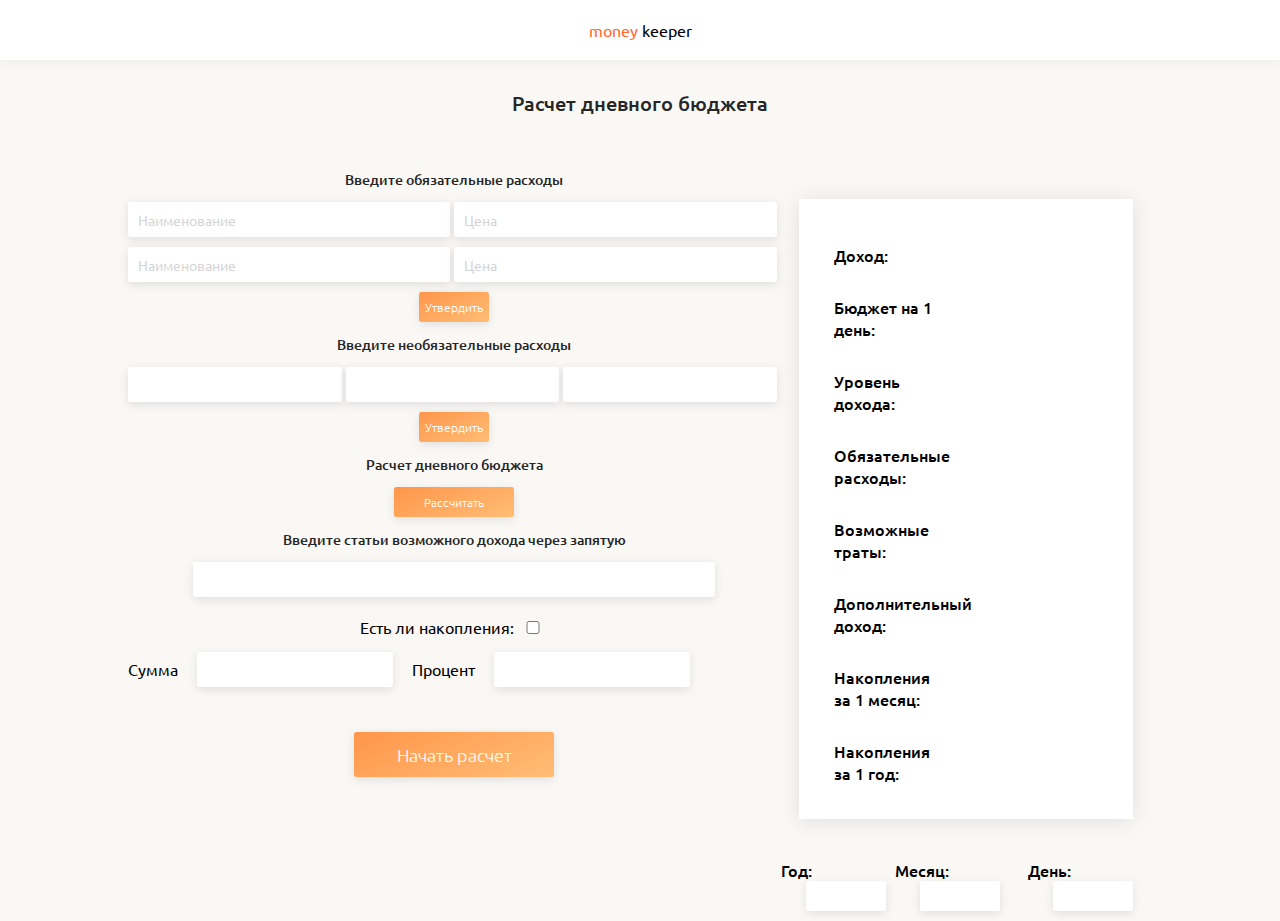
<file: index.html>
<!DOCTYPE html>
<html lang="en">
<head>
    <meta charset="UTF-8">
    <meta name="viewport" content="width=device-width, initial-scale=1.0">
    <meta http-equiv="X-UA-Compatible" content="ie=edge">
    <title>Document</title>
    <link href="https://fonts.googleapis.com/css?family=Ubuntu:300,400,500,700&amp;subset=cyrillic" rel="stylesheet">
    <link rel="stylesheet" href="css/style.css">
</head>
<body>
<div class="app">
    <div class="logo">
        <span>money</span>
        keeper
    </div>
    <div class="title">
        Расчет дневного бюджета
    </div>
    <div class="main">
        <div class="data">
            <div class="choose-expenses">Введите обязательные расходы</div>
            <input class="expenses-item" type="text" id="expenses_1" placeholder="Наименование">
			<input class="expenses-item" type="text" id="expenses_2" placeholder="Цена">
			<input class="expenses-item" type="text" id="expenses_3" placeholder="Наименование">
			<input class="expenses-item" type="text" id="expenses_4" placeholder="Цена">
            <button class="expenses-item-btn">Утвердить</button>
            
            <div class="optionalexpenses">Введите необязательные расходы</div>
			<input class="optionalexpenses-item" type="text" id="optionalexpenses_1">
			<input class="optionalexpenses-item" type="text" id="optionalexpenses_2">
			<input class="optionalexpenses-item" type="text" id="optionalexpenses_3">
            <button class="optionalexpenses-btn">Утвердить</button>
            
            <div class="count-budget">Расчет дневного бюджета</div>
            <button class="count-budget-btn">Рассчитать</button>
            
            <div class="choose-income-label">Введите статьи возможного дохода через запятую</div>
            <input class="choose-income" type="text" id="income">
            
            <div class="checksavings">Есть ли накопления: 
                <input id="savings" type="checkbox" />
            </div>
            <label for="sum">Сумма</label>
			<input class="choose-sum" id="sum" type="text">
			<label for="percent">Процент</label>
            <input class="choose-percent" id="percent" type="text">
            
            <div class="open">
                <button class="start" id="start">Начать расчет</button>
            </div>
        </div>
        <div class="result">
            <div class="result-table">
                <div class="budget">Доход: </div>
                <div class="budget-value"></div>
    
                <div class="daybudget">Бюджет на 1 день: </div>
                <div class="daybudget-value"></div>
    
                <div class="level">Уровень дохода: </div>
                <div class="level-value"></div>
    
                <div class="expenses">Обязательные расходы: </div>
                <div class="expenses-value"></div>
    
                <div class="optionalexpenses">Возможные траты: </div>
                <div class="optionalexpenses-value"></div>
    
                <div class="income">Дополнительный доход: </div>
                <div class="income-value"></div>
    
                <div class="monthsavings">Накопления за 1 месяц:</div>
                <div class="monthsavings-value"></div>
    
                <div class="yearsavings">Накопления за 1 год:</div>
                <div class="yearsavings-value"></div>
            </div>
            <div class="time-data">
                <div class="year">
                    Год:
                    <input class="year-value" type="text" readonly>
                </div>
                <div class="month">
                    Месяц:
                    <input class="month-value" type="text" readonly>
                </div>
                <div class="day">
                    День:
                    <input class="day-value" type="text" readonly>
                </div>
            </div>
        </div>
    </div>
</div>
    <script src="js/main.js"></script>
</body>
</html>
</file>
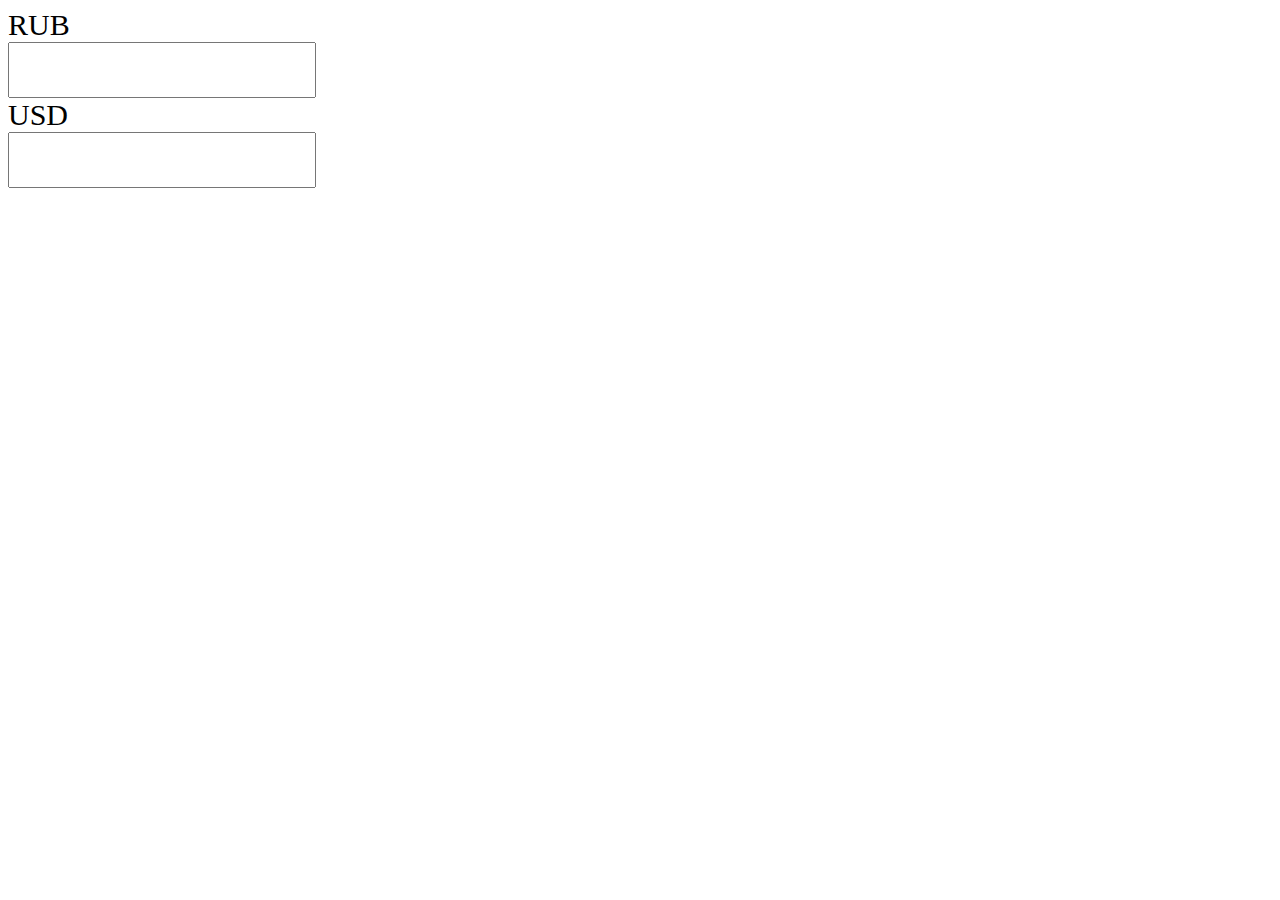
<file: currency/index.html>
<!DOCTYPE html>
<html lang="en">
<head>
    <meta charset="UTF-8">
    <meta name="viewport" content="width=device-width, initial-scale=1.0">
    <meta http-equiv="X-UA-Compatible" content="ie=edge">
    <title>Calc</title>
    <style>
        label {
            display: block;
            font-size: 30px;
        }
        input {
            width: 300px;
            height: 50px;
            font-size: 30px;
        }
    </style>
</head>
<body>
    <label for="rub">RUB</label>
    <input id="rub" type="text">
    <label for="usd">USD</label>
    <input id="usd" type="text">
    <script src="js/script.js"></script>
</body>
</html>
</file>
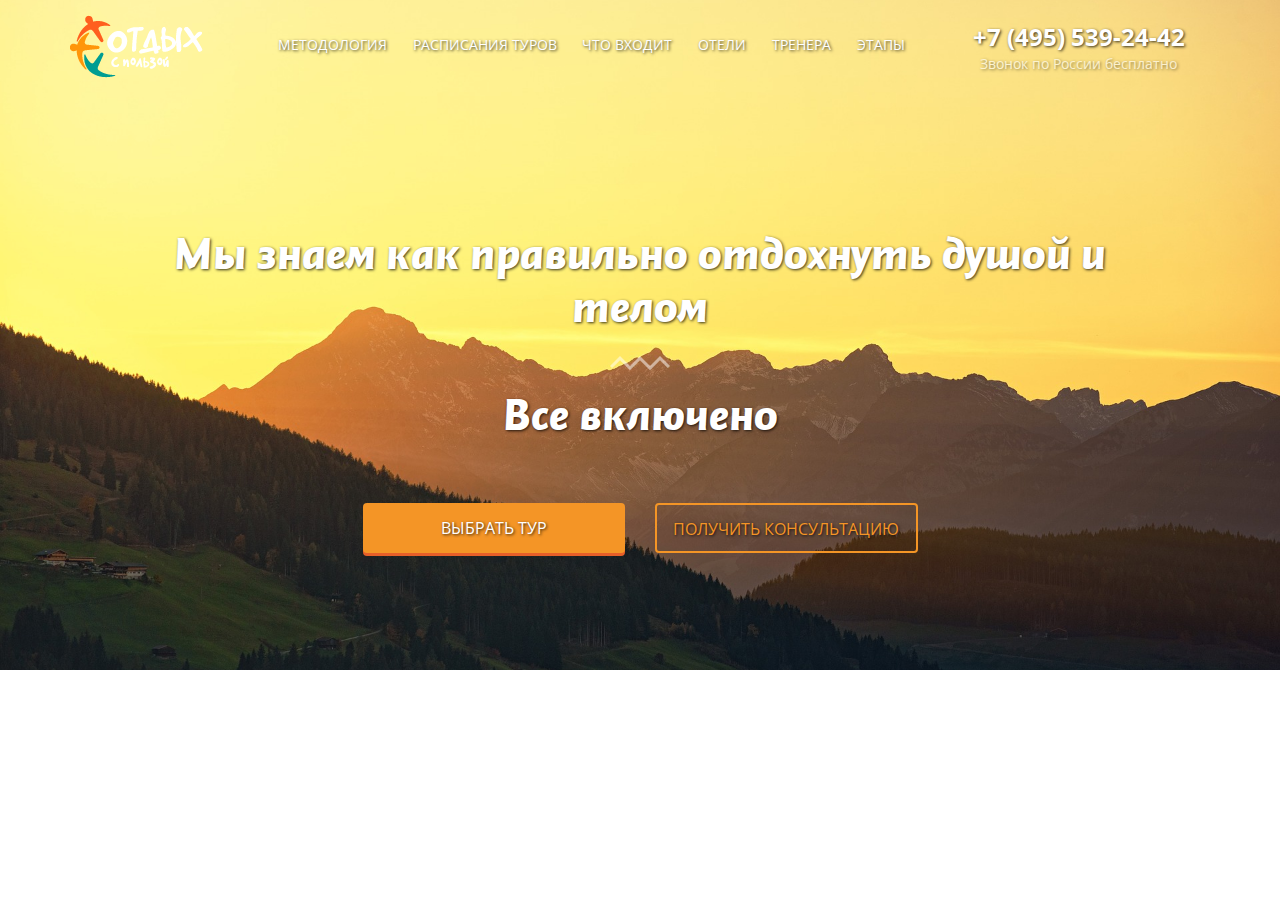
<file: homework/index.html>
<!DOCTYPE html>
<html lang="en">
<head>
	<meta charset="UTF-8">
  <meta charset="utf-8">
  <meta http-equiv="X-UA-Compatible" content="IE=edge">
  <meta name="viewport" content="width=device-width, initial-scale=1">
	<title>Tour</title>
</head>
<body>
	
	<!-- Modals -->
<div class="modal">      
        <button type="button" class="close" data-dismiss="modal" aria-label="Close"><span aria-hidden="true">&times;</span></button>
        <div class="modal_contact">
          <h3>Заполните форму и мы свяжемся с вами</h3>
          <div class="form">
              <form action="#" class="form-inline contactform_select">
                <div class="input-group">
                  <div class="input-group-addon"><i class="fa fa-user " aria-hidden="true"></i>
                  </div>
                  <input class="contactform_name form-control" type="text" placeholder="Ваше имя" required minlength="2" name="name">
                </div>            
                <div class="input-group">
                  <div class="input-group-addon contactform_phone"><i class="fa fa-phone" aria-hidden="true"></i></div>
                  <input class="contactform_phone form-control" type="text" placeholder="Телефон" required name="phone">
                </div>            
                <div class="input-group">
                  <div class="input-group-addon contactform_mail"><i class="fa fa-envelope" aria-hidden="true" ></i>
                  </div>
                  <input class="contactform_mail form-control" type="email" placeholder="E-mail"  required name="mail">
                </div>
                <textarea cols="30" rows="3" placeholder="Сообщение" name="message"></textarea>
                <div class="police center-block">
                    <div class="center-block text-center">
                      <input class="checkbox" type="checkbox" required>
                      <p class="text-center">Я согласен с политикой конфидециальности</p>
                    </div>
                </div>
                <button type="submit">отправить</button>
              </form>
          </div>
        </div>
</div>

<div class="thanks">
  <p>Спасибо за обращение!<br>Мы свяжемся с Вами в скором времени.</p>
  <button class="back">Вернуться на сайт</button>
</div>
<div class="overlay">
</div>
    <!-- content --> 
    <div class="main">
      <div class="main_mobmenu">
                  <i class="fa fa-bars main_mobmenu_triger " aria-hidden="true"></i>
      </div>
      <div class="main_mobmenu_field">
        <div class="main_mobmenu_field_list">
          <ul>
            <li><a href="#about">методология</a></li>
            <li><a href="#sheldure">расписания туров</a></li>
            <li><a href="#include">что входит</a></li>
          </ul>
        </div>
        <div class="main_mobmenu_field_list">
          <ul>
            <li><a href="#hotels">отели</a></li>
            <li><a href="#personal">тренера</a></li>
            <li><a href="#steps">этапы</a></li>
          </ul>
        </div>
      </div>

      <div class="container">
        <a id="up"></a>
        <div class="row">




          <div class="col-sm-2 col-sm-offset-0 col-xs-4 col-xs-offset-1 main_logo ">
            <img src="icons/main-logo.png" alt="logo">
          </div>
          <div class="col-sm-7 main_nav">
            <nav>
              <ul>
                <li><a href="#about">методология</a></li>
                <li><a href="#sheldure">расписания туров</a></li>
                <li><a href="#include">что входит</a></li>
                <li><a href="#hotels">отели</a></li>
                <li><a href="#personal">тренера</a></li>
                <li><a href="#steps">этапы</a></li>
              </ul>
            </nav>
          </div>
          <div class="col-sm-3 col-sm-offset-0 col-xs-5 col-xs-offset-2 main_tel text-center">
            <p class="main_tel_phone"><span>+7 (495) 539-24-42</span></p>
            <p class="main_tel_title">Звонок по России бесплатно</p>
          </div>
        </div>
        <h1 class="main_title text-center">Мы знаем как правильно отдохнуть душой и телом</h1>
        <img src="icons/wawe.png" class="main_wawe center-block" alt="wawe">
        <h2 class="text-center wow pulse" data-wow-duration="2s" data-wow-iteration="2">Все включено</h2>
        <div class="row">
          <div class="col-sm-offset-3 col-sm-3">
            <a href="#tour"><div class="main_btna text-center">выбрать тур</div></a>
          </div>
          <div class="col-sm-3">
            <div class="main_btn text-center contact" ><span>получить</span> консультацию</div>
          </div>
        </div>
          <div class="text-center main_down">
            <i class="fa fa-angle-down fa-3x" aria-hidden="true"></i>
          </div>
      </div>
    </div>

    <link rel="stylesheet" href="css/bootstrap.min.css">
    <link rel="stylesheet" href="css/animate.css">
    <link href="https://fonts.googleapis.com/css?family=Open+Sans:400,700&amp;subset=cyrillic" rel="stylesheet">
    <link rel="stylesheet" href="css/style.css">
    <script src="https://ajax.googleapis.com/ajax/libs/jquery/3.4.0/jquery.min.js"></script>
    <script src="js/script.js"></script>
</body>
</html>
</file>
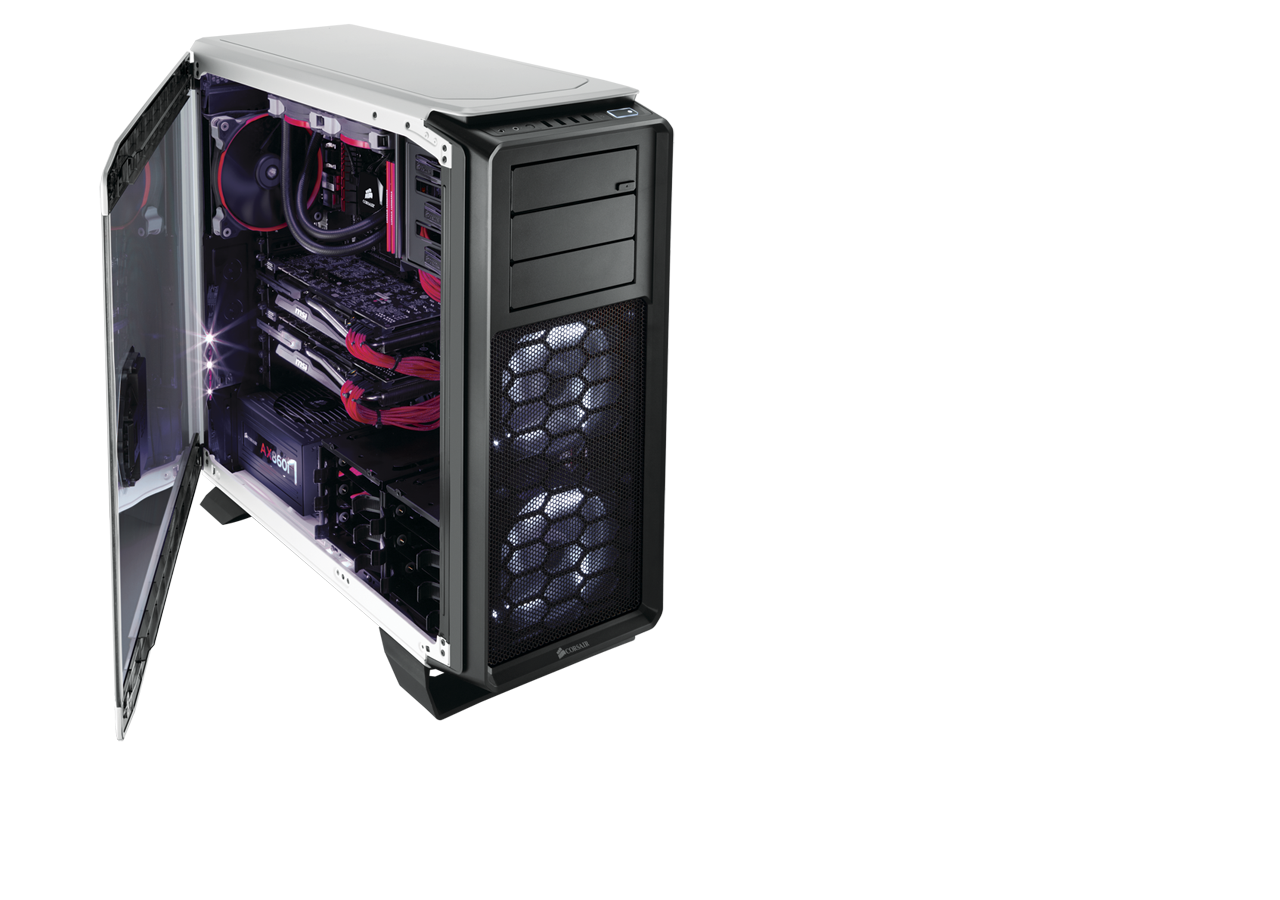
<file: stoyki/index.html>
<!doctype html>
<html lang="ru">
<head>
    <meta charset="UTF-8">
    <meta name="viewport" content="width=device-width, user-scalable=no, initial-scale=1.0, maximum-scale=1.0, minimum-scale=1.0">
    <meta http-equiv="X-UA-Compatible" content="ie=edge">
    <title>Stoyki</title>
	<link rel="stylesheet" href="main.css">
    
</head>
<body>
    
    
    <img src="img/tested_pc.png" alt="pc" width="750" height="750" usemap="#comp" id="comp">
    <map name="comp">
        <area shape="circle" coords="141,310,45" href="#" alt="" target="_blank"> 
        <!--<area shape="poly" coords="191,13,240,98,143,98,191,13" href="#" alt="" target="_blank"> -->
        <area shape="circle" coords="263,168,45" href="#" alt="" target="_blank"> 
		<area shape="circle" coords="263,420,45" href="#" alt="" target="_blank"> 
        <area shape="circle" coords="325,320,45" href="#" alt="" target="_blank"> 
        <area shape="rect" coords="502,161,630,290" href="block_pit.html" alt="" target="_blank"> 
    </map>
	
<script src="https://ajax.googleapis.com/ajax/libs/jquery/3.4.1/jquery.min.js"></script>
<script src="main.js"> </script>

</body>
</html>
</file>
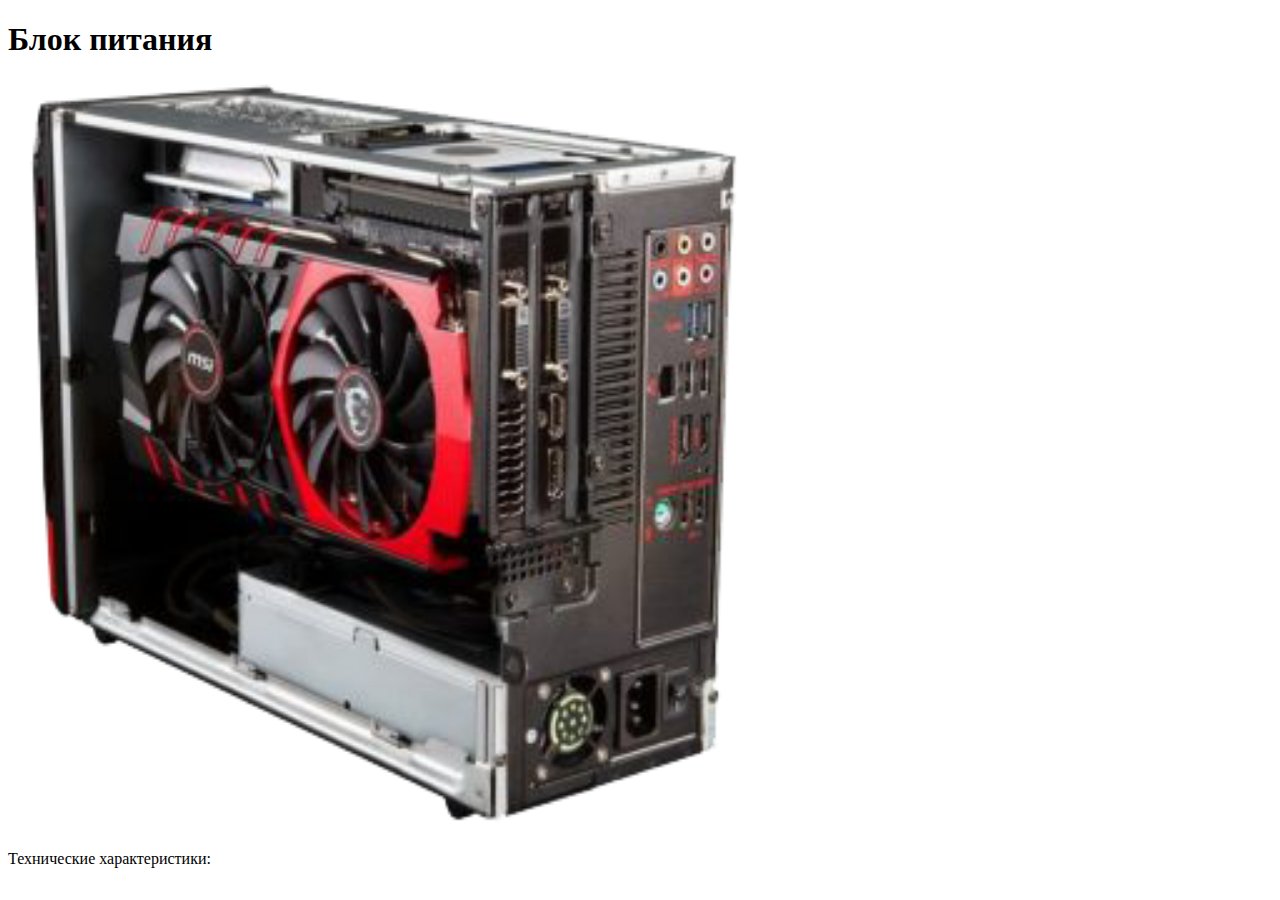
<file: stoyki/block_pit.html>
<!doctype html>
<html lang="ru">
<head>
    <meta charset="UTF-8">
    <meta name="viewport" content="width=device-width, user-scalable=no, initial-scale=1.0, maximum-scale=1.0, minimum-scale=1.0">
    <meta http-equiv="X-UA-Compatible" content="ie=edge">
    <title>Блок питания</title>
	<link rel="stylesheet" href="main.css">
    
</head>
<body>
   
    <h1>Блок питания</h1>
	<img src="img/1.png" alt="pc" width="750" height="750" usemap="#comp" id="comp">
	<p>Технические характеристики:
	
	
	</p>
	
</body>
</html>
</file>
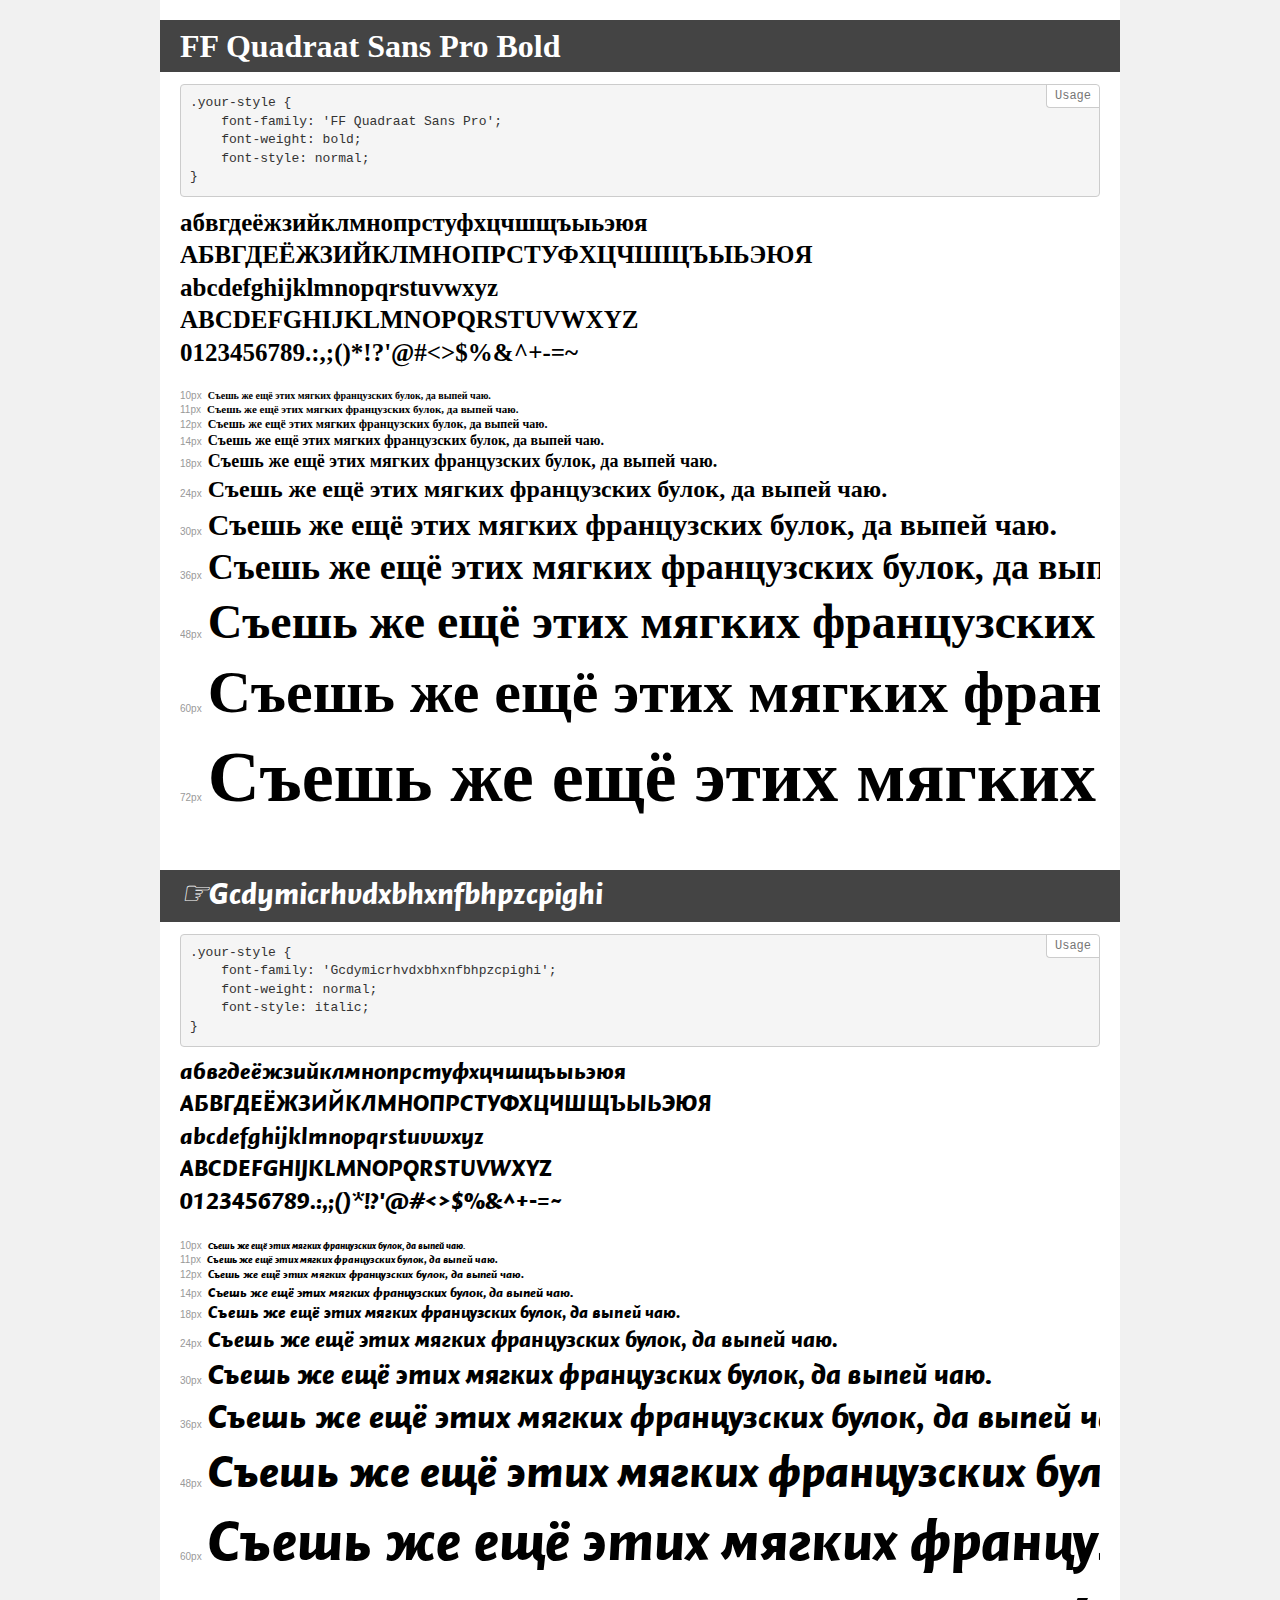
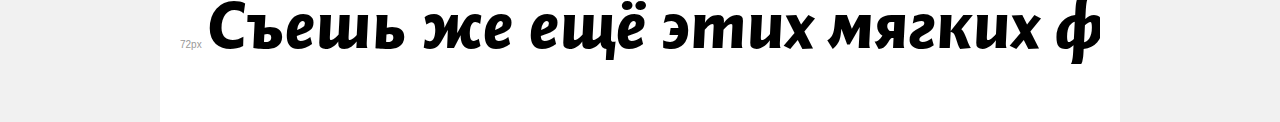
<file: homework/fonts/demo.html>
<!DOCTYPE html>
<html>
<head>
    <meta charset="utf-8">
    <meta http-equiv="X-UA-Compatible" content="IE=edge">
    <meta name="viewport" content="width=device-width, initial-scale=1">
    <meta name="robots" content="noindex, noarchive">
    <title>Transfonter demo</title>
    <link href="stylesheet.css" rel="stylesheet">
    <style>
        /*
        http://meyerweb.com/eric/tools/css/reset/
        v2.0 | 20110126
        License: none (public domain)
        */
        html, body, div, span, applet, object, iframe,
        h1, h2, h3, h4, h5, h6, p, blockquote, pre,
        a, abbr, acronym, address, big, cite, code,
        del, dfn, em, img, ins, kbd, q, s, samp,
        small, strike, strong, sub, sup, tt, var,
        b, u, i, center,
        dl, dt, dd, ol, ul, li,
        fieldset, form, label, legend,
        table, caption, tbody, tfoot, thead, tr, th, td,
        article, aside, canvas, details, embed,
        figure, figcaption, footer, header, hgroup,
        menu, nav, output, ruby, section, summary,
        time, mark, audio, video {
            margin: 0;
            padding: 0;
            border: 0;
            font-size: 100%;
            font: inherit;
            vertical-align: baseline;
        }
        /* HTML5 display-role reset for older browsers */
        article, aside, details, figcaption, figure,
        footer, header, hgroup, menu, nav, section {
            display: block;
        }
        body {
            line-height: 1;
        }
        ol, ul {
            list-style: none;
        }
        blockquote, q {
            quotes: none;
        }
        blockquote:before, blockquote:after,
        q:before, q:after {
            content: '';
            content: none;
        }
        table {
            border-collapse: collapse;
            border-spacing: 0;
        }
        /* common styles */
        body {
            background: #f1f1f1;
            color: #000;
        }
        .page {
            background: #fff;
            width: 920px;
            margin: 0 auto;
            padding: 20px 20px 0 20px;
            overflow: hidden;
        }
        .font-container {
            overflow-x: auto;
            overflow-y: hidden;
            margin-bottom: 40px;
            line-height: 1.3;
            white-space: nowrap;
            padding-bottom: 5px;
        }
        h1 {
            position: relative;
            background: #444;
            font-size: 32px;
            color: #fff;
            padding: 10px 20px;
            margin: 0 -20px 12px -20px;
        }
        .letters {
            font-size: 25px;
            margin-bottom: 20px;
        }
        .s10:before {
            content: '10px';
        }
        .s11:before {
            content: '11px';
        }
        .s12:before {
            content: '12px';
        }
        .s14:before {
            content: '14px';
        }
        .s18:before {
            content: '18px';
        }
        .s24:before {
            content: '24px';
        }
        .s30:before {
            content: '30px';
        }
        .s36:before {
            content: '36px';
        }
        .s48:before {
            content: '48px';
        }
        .s60:before {
            content: '60px';
        }
        .s72:before {
            content: '72px';
        }
        .s10:before, .s11:before, .s12:before, .s14:before,
        .s18:before, .s24:before, .s30:before, .s36:before,
        .s48:before, .s60:before, .s72:before {
            font-family: Arial, sans-serif;
            font-size: 10px;
            font-weight: normal;
            font-style: normal;
            color: #999;
            padding-right: 6px;
        }
        pre {
            display: block;
            position: relative;
            padding: 9px;
            margin: 0 0 10px;
            font-family: Monaco, Menlo, Consolas, "Courier New", monospace !important;
            font-size: 13px;
            line-height: 1.428571429;
            color: #333;
            font-weight: normal !important;
            font-style: normal !important;
            background-color: #f5f5f5;
            border: 1px solid #ccc;
            overflow-x: auto;
            border-radius: 4px;
        }
        pre:after {
            display: block;
            position: absolute;
            right: 0;
            top: 0;
            content: 'Usage';
            line-height: 1;
            padding: 5px 8px;
            font-size: 12px;
            color: #767676;
            background-color: #fff;
            border: 1px solid #ccc;
            border-right: none;
            border-top: none;
            border-radius: 0 4px 0 4px;
            z-index: 10;
        }
        /* responsive */
        @media (max-width: 959px) {
            .page {
                width: auto;
                margin: 0;
            }
        }
    </style>
</head>
<body>
<div class="page">
    <div class="demo" style="font-family: 'FF Quadraat Sans Pro'; font-weight: bold; font-style: normal;">
        <h1>FF Quadraat Sans Pro Bold</h1>
        <pre>.your-style {
    font-family: 'FF Quadraat Sans Pro';
    font-weight: bold;
    font-style: normal;
}</pre>
        <div class="font-container">
            <p class="letters">
                абвгдеёжзийклмнопрстуфхцчшщъыьэюя<br>
АБВГДЕЁЖЗИЙКЛМНОПРСТУФХЦЧШЩЪЫЬЭЮЯ<br>
abcdefghijklmnopqrstuvwxyz<br>
ABCDEFGHIJKLMNOPQRSTUVWXYZ<br>
                0123456789.:,;()*!?'@#<>$%&^+-=~
            </p>
            <p class="s10" style="font-size: 10px;">Съешь же ещё этих мягких французских булок, да выпей чаю.</p>
            <p class="s11" style="font-size: 11px;">Съешь же ещё этих мягких французских булок, да выпей чаю.</p>
            <p class="s12" style="font-size: 12px;">Съешь же ещё этих мягких французских булок, да выпей чаю.</p>
            <p class="s14" style="font-size: 14px;">Съешь же ещё этих мягких французских булок, да выпей чаю.</p>
            <p class="s18" style="font-size: 18px;">Съешь же ещё этих мягких французских булок, да выпей чаю.</p>
            <p class="s24" style="font-size: 24px;">Съешь же ещё этих мягких французских булок, да выпей чаю.</p>
            <p class="s30" style="font-size: 30px;">Съешь же ещё этих мягких французских булок, да выпей чаю.</p>
            <p class="s36" style="font-size: 36px;">Съешь же ещё этих мягких французских булок, да выпей чаю.</p>
            <p class="s48" style="font-size: 48px;">Съешь же ещё этих мягких французских булок, да выпей чаю.</p>
            <p class="s60" style="font-size: 60px;">Съешь же ещё этих мягких французских булок, да выпей чаю.</p>
            <p class="s72" style="font-size: 72px;">Съешь же ещё этих мягких французских булок, да выпей чаю.</p>
        </div>
    </div>
    <div class="demo" style="font-family: 'Gcdymicrhvdxbhxnfbhpzcpighi'; font-weight: normal; font-style: italic;">
        <h1>☞Gcdymicrhvdxbhxnfbhpzcpighi</h1>
        <pre>.your-style {
    font-family: 'Gcdymicrhvdxbhxnfbhpzcpighi';
    font-weight: normal;
    font-style: italic;
}</pre>
        <div class="font-container">
            <p class="letters">
                абвгдеёжзийклмнопрстуфхцчшщъыьэюя<br>
АБВГДЕЁЖЗИЙКЛМНОПРСТУФХЦЧШЩЪЫЬЭЮЯ<br>
abcdefghijklmnopqrstuvwxyz<br>
ABCDEFGHIJKLMNOPQRSTUVWXYZ<br>
                0123456789.:,;()*!?'@#<>$%&^+-=~
            </p>
            <p class="s10" style="font-size: 10px;">Съешь же ещё этих мягких французских булок, да выпей чаю.</p>
            <p class="s11" style="font-size: 11px;">Съешь же ещё этих мягких французских булок, да выпей чаю.</p>
            <p class="s12" style="font-size: 12px;">Съешь же ещё этих мягких французских булок, да выпей чаю.</p>
            <p class="s14" style="font-size: 14px;">Съешь же ещё этих мягких французских булок, да выпей чаю.</p>
            <p class="s18" style="font-size: 18px;">Съешь же ещё этих мягких французских булок, да выпей чаю.</p>
            <p class="s24" style="font-size: 24px;">Съешь же ещё этих мягких французских булок, да выпей чаю.</p>
            <p class="s30" style="font-size: 30px;">Съешь же ещё этих мягких французских булок, да выпей чаю.</p>
            <p class="s36" style="font-size: 36px;">Съешь же ещё этих мягких французских булок, да выпей чаю.</p>
            <p class="s48" style="font-size: 48px;">Съешь же ещё этих мягких французских булок, да выпей чаю.</p>
            <p class="s60" style="font-size: 60px;">Съешь же ещё этих мягких французских булок, да выпей чаю.</p>
            <p class="s72" style="font-size: 72px;">Съешь же ещё этих мягких французских булок, да выпей чаю.</p>
        </div>
    </div>
</div>
</body>
</html>
</file>
<file: css/style.css>
*{box-sizing:border-box;margin:0;padding:0;font-family:Ubuntu;outline:0}a{text-decoration:none}a:visited{text-decoration:none}a:hover{text-decoration:none}a:focus{text-decoration:none}a:active{text-decoration:none}.app{background-color:#faf8f5;min-height:800px}.logo{width:100%;height:60px;line-height:60px;background-color:#fff;box-shadow:0 1.5px 10px 0 rgba(1,0,42,.05);text-align:center}.logo span{color:#ff6a30}.title{width:100%;margin-top:30px;font-weight:500;font-size:20px;color:#262626;text-align:center}.main{display:flex;margin:0 10%;padding-top:40px}.data .choose-expenses,.data .choose-income-label,.data .count-budget,.data .optionalexpenses{margin:13px 0;font-weight:500;font-size:14px;color:#262626;text-align:center}.data .choose-income,.data .choose-percent,.data .choose-sum,.data .expenses-item,.data .optionalexpenses-item{height:35px;width:calc((100%/2) - 4px);border-radius:2.5px;background-color:#fff;box-shadow:0 2.5px 10px 0 rgba(1,0,42,.1);border:none;padding-left:10px;margin-bottom:10px;font-size:14px;color:#a7a7a7}.data .choose-income::-webkit-input-placeholder,.data .choose-percent::-webkit-input-placeholder,.data .choose-sum::-webkit-input-placeholder,.data .expenses-item::-webkit-input-placeholder,.data .optionalexpenses-item::-webkit-input-placeholder{opacity:.3}.data .choose-income:-ms-input-placeholder,.data .choose-percent:-ms-input-placeholder,.data .choose-sum:-ms-input-placeholder,.data .expenses-item:-ms-input-placeholder,.data .optionalexpenses-item:-ms-input-placeholder{opacity:.3}.data .choose-income::-ms-input-placeholder,.data .choose-percent::-ms-input-placeholder,.data .choose-sum::-ms-input-placeholder,.data .expenses-item::-ms-input-placeholder,.data .optionalexpenses-item::-ms-input-placeholder{opacity:.3}.data .choose-income::placeholder,.data .choose-percent::placeholder,.data .choose-sum::placeholder,.data .expenses-item::placeholder,.data .optionalexpenses-item::placeholder{opacity:.3}.data .count-budget-btn,.data .expenses-item-btn,.data .optionalexpenses-btn{width:70px;height:30px;display:block;margin:0 auto;border:none;border-radius:2.5px;background-image:linear-gradient(336deg,#ffbd75,#ff964b),linear-gradient(#fff,#fff);box-shadow:0 2.5px 10px 0 rgba(1,0,42,.1);color:#fff;font-weight:100;font-size:12px;cursor:pointer}.data .optionalexpenses-item{width:calc((100%/3) - 4px)}.data .count-budget-btn{width:120px}.data .choose-income{display:block;width:80%;margin:0 auto}.data .checksavings{margin:0 auto;margin-top:20px;text-align:center}.data .checksavings input{width:30px}.data .choose-percent,.data .choose-sum{width:30%;margin:15px}.data .start{width:70px;height:30px;display:block;margin:0 auto;border:none;border-radius:2.5px;background-image:linear-gradient(336deg,#ffbd75,#ff964b),linear-gradient(#fff,#fff);box-shadow:0 2.5px 10px 0 rgba(1,0,42,.1);color:#fff;font-weight:100;font-size:12px;cursor:pointer;width:200px;height:45px;margin-top:30px;font-size:18px;font-weight:100}.result{width:50%}.result-table{display:flex;flex-wrap:wrap;justify-content:space-between;width:90%;min-height:400px;margin:0 auto;margin-top:42px;padding:25px;background-color:#fff;box-shadow:0 1.5px 20px 0 rgba(1,0,42,.1)}.result-table .budget,.result-table .budget-value,.result-table .daybudget,.result-table .daybudget-value,.result-table .expenses,.result-table .expenses-value,.result-table .income,.result-table .income-value,.result-table .level,.result-table .level-value,.result-table .monthsavings,.result-table .monthsavings-value,.result-table .optionalexpenses,.result-table .optionalexpenses-value,.result-table .yearsavings,.result-table .yearsavings-value{width:48%;margin-top:10px;min-height:40px;padding:10px;font-weight:500}.result-table .budget-value,.result-table .daybudget-value,.result-table .expenses-value,.result-table .income-value,.result-table .level-value,.result-table .monthsavings-value,.result-table .optionalexpenses-value,.result-table .yearsavings-value{color:#61a654;word-break:break-word}.result .time-data{width:100%;margin:0 auto;display:flex;justify-content:space-around;margin-top:40px}.result .time-data .day,.result .time-data .month,.result .time-data .year{font-size:16px;font-weight:500}.result .time-data .day-value,.result .time-data .month-value,.result .time-data .year-value{height:35px;width:calc((100%/2) - 4px);border-radius:2.5px;background-color:#fff;box-shadow:0 2.5px 10px 0 rgba(1,0,42,.1);border:none;padding-left:10px;margin-bottom:10px;font-size:14px;color:#a7a7a7;width:80px;height:30px;margin-left:25px}
</file>
<file: homework/css/style.css>
@font-face{font-family:'Header';src:url('../fonts/Gcdymicrhvdxbhxnfbhpzcpighi.eot');src:url('../fonts/Gcdymicrhvdxbhxnfbhpzcpighi.eot?#iefix') format('embedded-opentype'),url('../fonts/Gcdymicrhvdxbhxnfbhpzcpighi.woff2') format('woff2'),url('../fonts/Gcdymicrhvdxbhxnfbhpzcpighi.woff') format('woff'),url('../fonts/Gcdymicrhvdxbhxnfbhpzcpighi.ttf') format('truetype'),url('../fonts/Gcdymicrhvdxbhxnfbhpzcpighi.svg#Gcdymicrhvdxbhxnfbhpzcpighi') format('svg');font-weight:normal;font-style:italic}body{font-family:'Open Sans',sans-serif}body h1,body h2{font-family:"Header"}.bold{font-weight:700}@-webkit-keyframes up{from{margin-top:5rem}33%{margin-top:3rem}66%{margin-top:8rem}to{margin-top:5rem}}@keyframes up{from{margin-top:5rem}33%{margin-top:3rem}66%{margin-top:8rem}to{margin-top:5rem}}html{font-size:10px}body{margin:0;padding:0}a{color:inherit;text-decoration:none}a:visited{text-decoration:none;color:inherit}a:hover{text-decoration:none;color:inherit}a:focus{text-decoration:none;color:inherit}a:active{text-decoration:none;color:inherit}.main{width:100%;height:67rem;background:url(../img/main-bg.jpg) center center no-repeat;background-size:cover;padding-top:1rem;text-shadow:1px 1px 3px rgba(0,0,0,0.8)}.main_mobmenu{display:none}.main_mobmenu_field{display:none}.main_logo{height:7rem;line-height:7rem}.main_nav{height:7rem;line-height:7rem}.main_nav nav>ul{list-style-type:none;display:-webkit-box;display:-webkit-flex;display:-ms-flexbox;display:flex;-webkit-justify-content:space-around;-ms-flex-pack:distribute;justify-content:space-around;-webkit-box-align:center;-webkit-align-items:center;-ms-flex-align:center;align-items:center;padding:0;margin:0}.main_nav nav>ul li{text-transform:uppercase;color:#fff;font-size:1.4rem}.main_nav nav>ul li a{padding:.5rem}.main_nav nav>ul li a:hover{background-color:#000;border-radius:5px}.main_tel_phone{font-weight:700;font-size:2.4rem;margin:0;padding-top:1rem;color:#fff}.main_tel_phone span{display:block}.main_tel_title{margin:0;color:#fff;opacity:.6}.main_title{margin-top:15rem;padding:0 5% 0 5%;color:#fff;font-size:4.8rem}.main_wawe{margin-top:2rem}.main h2{margin-top:2rem;padding:0 10% 0 10%;color:#fff;font-size:4.8rem}.main_btna{margin-top:5rem;width:100%;height:5rem;line-height:5rem;border-radius:4px;background-color:#f49526;text-transform:uppercase;font-size:1.6rem;color:#fff;cursor:pointer;box-shadow:0 3px 0 0 #e75f28}.main_btna:hover{box-shadow:0 0 5px #fff}.main_btn{margin-top:5rem;width:100%;height:5rem;line-height:4.9rem;border:2px solid #f49526;border-radius:4px;background-color:none;text-transform:uppercase;font-size:1.6rem;color:#f49526;cursor:pointer}.main_btn:hover{box-shadow:0 0 5px #f49526}.main_down{color:#fff}.main_down i{margin-top:5rem;opacity:.6;-webkit-animation:up 2s infinite linear;animation:up 2s infinite linear}.rest{padding-top:8rem;text-shadow:none}.rest_title_1,.rest_title_2,.rest_title_3{height:5rem;color:#f49526;font-size:4rem;line-height:4.9rem;font-family:"Header"}.rest_title_2 img{width:100%}.rest_mobile{display:none}.rest_descr{margin-top:5rem}.rest_descr p{font-size:3.2rem;color:#abb7b7;line-height:3.4rem}.rest_descr p span{font-size:1.6rem}.rest_result{margin-top:5rem}.rest_result_img{padding-top:1.2rem;float:left;height:15rem;width:10rem}.rest_result_list{padding-top:.8rem}.rest_result_list ul{list-style-image:url(../icons/oks.png);font-size:1.6rem}.rest_result_list ul li{line-height:2.4rem;font-weight:700}.rest_bg{margin-top:1rem;padding-top:2rem;background-color:#f5f5f5}.rest .blue{color:#1d9c91}.rest_prev{height:30rem;margin-top:6rem}.rest_prev_img{height:15rem;width:100%}.rest_prev_img_1{background:url(../img/preview_1.png) center center no-repeat}.rest_prev_img_2{background:url(../img/preview_2.png) center center no-repeat}.rest_prev_img_3{background:url(../img/preview_3.png) center center no-repeat}.rest_prev p{height:8rem;margin-top:3rem;font-size:1.6rem}.tour{padding-top:3rem}.tour h1{font-size:4.8rem;font-weight:700;text-align:center}.tour_big{height:50rem;margin-top:4rem;background:url(../img/points_1.jpg) center center no-repeat;background-size:cover}.tour_big_1{background:url(../img/points_6.jpg) center center no-repeat;background-size:cover}.tour_big_price{width:50%;height:8rem;float:left;position:absolute;bottom:0;padding-left:1rem;color:#fff}.tour_big_price h3{font-size:3rem;margin:0}.tour_big_price p{margin:0;font-size:3.2rem;font-weight:700}.tour_big_date{width:50%;height:8rem;right:3rem;position:absolute;bottom:0;padding-left:2rem;color:#fff;text-align:right;padding-top:1rem}.tour_big_date p{font-size:1.4rem}.tour_big_date_btn{width:11rem;height:3rem;border-radius:4px;background-color:#1d9c91;position:absolute;right:0;text-align:center;line-height:2.8rem;cursor:pointer;-webkit-transition:all .2s;transition:all .2s}.tour_big_date_btn:hover{-webkit-transform:scale(1.05);-ms-transform:scale(1.05);transform:scale(1.05)}.tour_small{height:100%;margin-top:4rem}.tour_small .smallr{right:1.5rem}.tour_small_item{width:100%;height:50%;position:relative}.tour_small_item_1{height:24rem;background:url(../img/points_2.jpg) no-repeat;background-size:cover}.tour_small_item_2{height:24rem;margin-top:2rem;background:url(../img/points_3.jpg) no-repeat;background-size:cover}.tour_small_item_3{height:24rem;background:url(../img/points_4.jpg) no-repeat;background-size:cover}.tour_small_item_4{height:24rem;margin-top:2rem;background:url(../img/points_5.jpg) no-repeat;background-size:cover}.tour_btns_sheldure{width:24rem;height:5rem;position:relative;margin:auto;margin-top:4rem;background-color:#f49526;border-radius:4px;text-transform:uppercase;font-size:1.5rem;text-align:center;padding-left:3rem;line-height:5rem;cursor:pointer}.tour_btns_sheldure:hover{box-shadow:0 0 15px #f49526}.tour_btns_sheldure i{position:absolute;left:2rem;top:1.3rem;font-size:2.8rem}.tour_btns_photo{width:24rem;height:5rem;position:relative;margin:auto;margin-top:2rem;margin-bottom:2rem;background-color:#1d9c91;border-radius:4px;text-transform:uppercase;font-size:1.5rem;text-align:center;padding-left:3rem;line-height:5rem;cursor:pointer}.tour_btns_photo:hover{box-shadow:0 0 15px #1d9c91}.tour_btns_photo i{position:absolute;left:5rem;top:1.3rem;font-size:2.8rem}.services{background-size:cover;height:100rem}.services h1{margin-top:30rem;font-weight:700;color:#fff;font-size:5rem;text-shadow:1px 1px 3px rgba(0,0,0,0.8)}.services_layout{width:100%;height:45rem;margin-top:5rem;background-color:rgba(0,0,0,0.7)}.services_layout ul{margin-top:7rem;font-size:2rem;list-style-type:none;color:#fff}.services_layout ul li{margin-bottom:.3rem;line-height:3rem}.services_layout ul i{color:#fae331;margin-right:.5rem}.hotels h1{margin-top:7rem;font-weight:700;font-size:4.5rem}.hotels_item{margin-top:10rem;margin-right:5rem;margin-left:5rem}.hotels_item img{width:37rem;height:30rem;margin:auto;box-shadow:4px 4px 8px rgba(0,0,0,0.5)}.hotels_item h3{font-weight:700}.hotels_item p{font-size:1.7rem}.hotels_item .highlight{color:#f49526;font-size:2rem;text-shadow:1px 1px 3px #f49526}.hotels .slick-slide{outline:none}.hotels .slick-slide:focus{outline:none}.hotels .prev{position:absolute;top:50%;z-index:49;width:4rem;height:4rem;border:0;border-radius:100%;left:0;-webkit-transform:translateY(-50%);-ms-transform:translateY(-50%);transform:translateY(-50%);background:#1d9c91;color:#fff;font-size:1rem;opacity:.6;box-shadow:2px 2px 5px rgba(0,0,0,0.5)}.hotels .prev:focus{outline:none}.hotels .next{position:absolute;top:50%;z-index:49;width:4rem;height:4rem;border:0;border-radius:100%;right:0;-webkit-transform:translateY(-50%);-ms-transform:translateY(-50%);transform:translateY(-50%);background:#1d9c91;color:#fff;font-size:1rem;opacity:.6;box-shadow:2px 2px 5px rgba(0,0,0,0.5)}.hotels .next:focus{outline:none}.result .slick-slide{outline:none}.result .slick-slide:focus{outline:none}.result h1{margin-top:10rem;font-size:4rem;font-weight:700}.result h3{font-size:1.6rem}.result_item{margin-top:5rem}.result_item_img img{margin:0 auto;height:30rem}.result_item_polygon{height:16rem;width:28rem;background:url(../icons/Polygon.png) center center no-repeat;background-size:100%}.result_item_polygon p{margin-top:0;text-align:center;padding:5rem 2rem 0 3.5rem}.result_item_polygon_name{font-size:2rem;margin:0;margin-top:1rem;font-weight:700}.result_item_polygon_pos{font-size:2rem;margin:0;margin-top:1rem;color:#1d9c91;font-weight:700}.result_item_descr{margin-top:4rem}.result_nav{margin-top:1rem}.result_nav_item{width:70%;margin:auto;display:-webkit-box;display:-webkit-flex;display:-ms-flexbox;display:flex;-webkit-justify-content:space-around;-ms-flex-pack:distribute;justify-content:space-around}.result_nav_item img{width:9rem;height:9rem;border-radius:100%;border:1px solid #1d9c91;margin-right:1rem;cursor:pointer}.steps{background-color:#f5f5f5;padding-bottom:7rem}.steps h1{margin-top:7rem;font-size:4rem;font-weight:700}.steps h3{font-size:1.6rem}.steps p{font-size:1.6rem;text-transform:uppercase;margin-top:1rem}.steps_item{margin-top:5rem}.healthytour{height:70rem;background:url(../img/mountains2_bg.jpg) center center no-repeat;background-size:cover}.healthytour h1{margin-top:5rem;font-size:4rem;font-weight:700}.healthytour p{margin-top:3rem}.contactform h1{margin-top:4rem;margin-bottom:4rem;font-size:4rem;font-weight:700}.contactform .form{width:100%}.contactform i{font-size:2rem}.contactform textarea{width:100%;border:none;box-shadow:none;background-color:rgba(0,0,0,0.08);border-radius:4px;font-size:1.6rem;padding:1rem 2rem 1rem 2rem}.contactform textarea:focus{border:none;box-shadow:none;outline:none}.contactform_police{padding:2rem 3rem 2rem 3rem}.contactform_police .checkbox{width:1.8rem;height:1.8rem;margin-right:.5rem;margin-top:-0.3rem;display:inline}.contactform_police .checkbox:focus{border:none;box-shadow:none;outline:none}.contactform_police p{display:inline;font-size:1.2rem;font-weight:700}.contactform button{width:100%;height:3.8rem;background-color:#f49526;border:none;border-radius:4px;text-transform:uppercase;font-size:1.8rem}.contactform button:hover{box-shadow:0 0 10px #f49526}.contactform button:focus{border:none;box-shadow:none;outline:none}.form-inline .form-control{width:100%;height:3.8rem;display:block;margin-bottom:0;border:none;box-shadow:none;background-color:rgba(0,0,0,0.08);font-size:1.6rem}.form-inline .input-group{width:100%;margin-bottom:2rem}.form-inline .input-group .input-group-addon{width:13%;border:none;box-shadow:none;background-color:rgba(0,0,0,0.2)}.form-inline .select{background-color:rgba(29,156,145,0.8);color:#fff}option{height:5rem}.footer{padding-top:3rem;padding-bottom:2rem;background-color:#363636}.footer p{color:#fff}.footer .flex{display:-webkit-box;display:-webkit-flex;display:-ms-flexbox;display:flex;-webkit-justify-content:space-around;-ms-flex-pack:distribute;justify-content:space-around}.footer_social{display:inline-block;margin-top:1.8rem}.footer_rights{margin-top:3rem}.footer_rights a{color:#f49526}.upbtn{position:fixed;width:7rem;height:100vh;z-index:49;bottom:0;display:none}.upbtn a{display:block;height:100vh}.upbtn a .fa{font-size:5rem;margin-top:90vh;display:block;margin-left:2rem;color:#f49526}.upbtn:hover{background-color:rgba(0,0,0,0.2)}.modal{display:none;position:fixed;margin:5rem 30% 0 30%;width:40%;padding-bottom:3rem;z-index:100;box-shadow:0 0 15px #f49526;border-radius:10px;border:1px solid #f49526;background-color:#fff}.modal_contact{width:80%;margin:auto;margin-top:3rem}.modal_contact h3{text-align:center;margin-bottom:4rem;line-height:3rem}.modal_contact .form-inline .form-control{width:100%;height:3.8rem;display:block;margin-bottom:0;border:none;box-shadow:none;background-color:rgba(0,0,0,0.08);font-size:1.6rem}.modal_contact .form-inline .input-group{width:100%;margin-bottom:1rem}.modal_contact .form-inline .input-group .input-group-addon{width:13%;border:none;box-shadow:none;background-color:rgba(0,0,0,0.2)}.modal_contact .form-inline .select{background-color:rgba(29,156,145,0.8);color:#fff}.modal_contact button{width:100%;height:3.8rem;background-color:#f49526;border:none;border-radius:4px;text-transform:uppercase;font-size:1.8rem}.modal_contact button:hover{box-shadow:0 0 10px #f49526}.modal_contact button:focus{outline:none}.modal_contact textarea{width:100%;border:none;box-shadow:none;background-color:rgba(0,0,0,0.08);border-radius:4px;font-size:1.6rem;padding:1rem 2rem 1rem 2rem}.modal_contact textarea:focus{border:none;box-shadow:none;outline:none}.modal_contact .police{padding:1rem 3rem 1rem 3rem}.modal_contact .police .checkbox{width:1.8rem;height:1.8rem;margin-right:.5rem;margin-top:-0.3rem;display:inline}.modal_contact .police .checkbox:focus{border:none;box-shadow:none;outline:none}.modal_contact .police p{display:inline;font-size:1.2rem;font-weight:700}.thanks{display:none;position:fixed;width:30%;background-color:#fff;margin:5rem 35% 0 35%;z-index:100;padding:3rem 3rem 2rem 3rem;box-shadow:0 0 15px #f49526;border-radius:10px;border:1px solid #f49526}.thanks p{text-align:center;font-size:2rem;font-weight:700}.thanks button{width:60%;height:3.8rem;margin:.5rem 20% 0 20%;background-color:#f49526;border:none;border-radius:4px;text-transform:uppercase;font-size:1.55rem;font-weight:700}.thanks button:hover{box-shadow:0 0 10px #f49526}.thanks button:focus{outline:none}.overlay{display:none;width:100%;height:100%;position:fixed;z-index:50;background-color:rgba(0,0,0,0.7)}.close{margin-right:1rem;margin-top:.2rem;color:#000;opacity:1;font-size:3rem}.close:focus{outline:none}@media (max-width:1199px){.main{height:60rem}.main_nav nav>ul>li{font-size:1.2rem}.main_title{margin-top:9rem;font-size:3.5rem}.main h2{font-size:3.5rem}.main_btn{font-size:1.2rem}.rest{padding-top:5rem}.rest_title_1,.rest_title_2,.rest_title_3{font-size:3.2rem}.rest_descr{margin-top:3rem}.rest_descr p{font-size:2.5rem;color:#abb7b7;line-height:3.4rem}.rest_descr p span{font-size:1.3rem}.rest_result{margin-top:3rem}.rest_result_img{height:20rem}.tour h1{font-size:3.5rem}.services h1{font-size:3.5rem}.hotels h1{font-size:3.5rem}.hotels_item{margin-top:7rem}.hotels_item img{width:27rem;height:22rem}.hotels h3{height:4rem}.hotels .next{-webkit-transform:translateY(-100%);-ms-transform:translateY(-100%);transform:translateY(-100%)}.hotels .prev{-webkit-transform:translateY(-100%);-ms-transform:translateY(-100%);transform:translateY(-100%)}.contactform h1{font-size:3.5rem}.contactform_police{padding:1rem 2rem 1rem 2rem}.contactform_police p{font-size:1rem}.healthytour{height:60rem}.healthytour h1{font-size:3.5rem}.healthytour p{font-size:1.4rem}.footer{padding-top:2rem}.footer_social img{margin-top:2rem}.footer_rights{margin-top:5rem}.thanks p{font-size:1.6rem}.thanks button{font-size:1.2rem;margin-top:2rem}}@media (max-width:991px){.main{height:55rem}.main_logo img{height:5rem}.main_nav nav>ul>li{font-size:.9rem}.main_tel_phone{font-size:1.6rem}.main_tel_title{font-size:1.3rem}.main_title{margin-top:7rem;font-size:3.2rem}.main h2{font-size:3.2rem}.main_btn{font-size:1rem;height:4rem;line-height:3.9rem}.main_btna{font-size:1.5rem;height:4rem;line-height:3.9rem}.rest{padding-top:5rem}.rest_title_1,.rest_title_2,.rest_title_3{font-size:2.3rem}.rest_descr{margin-top:2rem}.rest_descr p{font-size:2rem;color:#abb7b7;line-height:3.4rem}.rest_descr p span{font-size:1.3rem}.rest_result{margin-top:2rem}.rest_result_img{height:22rem;width:9rem}.rest_result_list ul>li{font-size:1.4rem}.rest_prev p{font-size:1.4rem}.tour h1{font-size:3.2rem}.tour_big_price{line-height:4rem;padding-top:1rem}.tour_big_price h3{font-size:2.5rem}.tour_big_price p{font-size:2rem}.services h1{margin-top:25rem;font-size:3.2rem}.services_layout ul{font-size:1.6rem;margin-top:4rem}.hotels h1{font-size:3.2rem}.hotels_item{margin-top:7rem}.hotels_item img{width:100%;height:18rem}.hotels h3{height:4rem;font-size:2rem}.hotels .next{-webkit-transform:translateY(-150%);-ms-transform:translateY(-150%);transform:translateY(-150%);right:2rem}.hotels .prev{-webkit-transform:translateY(-150%);-ms-transform:translateY(-150%);transform:translateY(-150%);left:2rem}.result h1{font-size:3.2rem}.result_item_img{height:24rem}.result_item_img img{width:100%;height:25rem}.result_item_polygon{height:14rem;width:20rem}.result_item_polygon p{margin-top:0;padding:3.5rem 2rem 0 3.5rem;font-size:1.2rem}.result_item_polygon_name{font-size:1.4rem}.result_item_polygon_pos{font-size:1.4rem}.result_item_descr{margin-top:4rem}.result_nav{margin-top:1rem}.result_nav_item img{width:9rem;height:8rem}.steps p{margin-top:2rem}.contactform h1{font-size:3.2rem}.contactform_police{padding:1rem 2rem 1rem 2rem}.contactform_police p{font-size:1rem}.healthytour{height:60rem}.healthytour h1{font-size:3.5rem}.healthytour p{font-size:1.3rem}.footer{padding-top:2rem;padding-bottom:2rem;background-color:#363636}.footer p{color:#fff;font-size:1rem}.footer .flex{display:-webkit-box;display:-webkit-flex;display:-ms-flexbox;display:flex;-webkit-justify-content:space-around;-ms-flex-pack:distribute;justify-content:space-around}.footer_social{display:inline-block}.footer_social a img{margin-top:0;width:3.5rem;height:3.5rem}.footer_rights{margin-top:3rem;text-align:right}.footer_rights a{color:#f49526}.thanks{padding:3rem 1rem 3rem 1rem;width:40%;margin-right:30%;margin-left:30%}.thanks p{font-size:1.6rem}.thanks button{font-size:1.2rem;margin-top:2rem}}@media (max-width:768px){.main{height:55rem;padding-top:3rem}.main_mobmenu{display:block;position:fixed;top:0;height:3rem;width:100%;z-index:999;background-color:rgba(244,149,38,0.9)}.main_mobmenu_triger{text-align:center;text-shadow:1px 1px 3px rgba(0,0,0,0.1);font-size:2rem;width:100%;margin:0 auto;margin-top:.6rem}.main_mobmenu_field{display:block;position:fixed;width:100%;height:15rem;background-color:rgba(244,149,38,0.9);margin-bottom:-3rem;padding-top:2rem;z-index:999;-webkit-transition:.7s;transition:.7s;-webkit-transform:translateY(-20rem);-ms-transform:translateY(-20rem);transform:translateY(-20rem)}.main_mobmenu_field ul{padding-left:2.5rem;text-align:center}.main_mobmenu_field_active{-webkit-transform:translateY(0);-ms-transform:translateY(0);transform:translateY(0)}.main_mobmenu_field_list{float:left;width:50%;text-align:center;color:;text-shadow:1px 1px 3px rgba(0,0,0,0.1);font-size:1.8rem;text-transform:uppercase}.main_mobmenu_field_list ul{list-style-type:none}.main_mobmenu_field_list ul li{margin-bottom:.5rem;font-weight:700}.main_nav{display:none}.main_title{margin-top:7rem;font-size:2.5rem}.main h2{font-size:3rem}.main_btn{width:50%;margin:5rem 25% 5rem 25%;margin-top:2rem}.main_btna{width:50%;margin:5rem 25% 5rem 25%;margin-bottom:0}.main_down{display:none}.rest{padding-top:5rem}.rest_title_1,.rest_title_2,.rest_title_3{font-size:1.9rem;line-height:2rem}.rest_title_2 img{width:120%}.rest_descr{margin-top:2rem;display:none}.rest_mobile{display:block;margin-top:2rem}.rest_mobile ul{padding-top:1rem;list-style-type:circle;padding-left:0}.rest_mobile ul li{font-weight:700;color:rgba(0,0,0,0.6)}.rest_result{margin-top:2rem}.rest_result_img{display:none}.rest_result_list ul{padding-left:0}.rest_prev{margin-top:0;padding-top:5rem}.tour h1{font-size:2.5rem}.services h1{margin-top:5rem;font-size:3.2rem}.services_layout{height:70rem;padding-top:.5rem}.services_layout ul{font-size:1.3rem;margin-top:4rem}.hotels h1{font-size:2.5rem;margin-top:11rem}.hotels_item{margin-top:7rem}.hotels_item img{width:100%;height:18rem}.hotels h3{height:4rem;font-size:2rem}.hotels .next{-webkit-transform:translateY(-150%);-ms-transform:translateY(-150%);transform:translateY(-150%);right:2rem}.hotels .prev{-webkit-transform:translateY(-150%);-ms-transform:translateY(-150%);transform:translateY(-150%);left:2rem}.hotels .slick-dots{margin-bottom:0}.hotels .slick-dots li button:before{font-size:5rem}.result h1{font-size:3.2rem;margin-top:5rem}.result_item_img{height:24rem}.result_item_img img{width:22rem;height:22rem}.result_item_polygon{height:15rem;width:13rem;background:none}.result_item_polygon p{margin-top:0;font-size:1.2rem;text-align:left;padding:0;padding-top:3rem}.result_item_polygon_name{font-size:1.4rem;margin-top:0}.result_item_polygon_pos{font-size:1.4rem}.result_item_descr{margin-top:4rem}.result_nav{display:none}.result .slick-dots{margin-bottom:0}.result .slick-dots li button:before{font-size:5rem}.steps p{margin-top:2rem}.contactform h1{font-size:3.2rem}.contactform_police{padding:1rem 2rem 1rem 2rem}.contactform_police .checkbox{top:.5rem}.contactform_police p{font-size:1rem}.footer .flex{padding-left:2.2rem}.footer p{color:#fff;font-size:.8rem}.footer_social a img{margin-top:0;margin-right:1rem;width:3rem;height:3rem}.modal{width:80%;margin:4rem 10% 0 10%}.modal .police .checkbox{top:.5rem}.thanks{padding:3rem 1rem 3rem 1rem;width:50%;margin-right:25%;margin-left:25%}.thanks p{font-size:1.4rem}.upbtn{width:4rem}.upbtn a .fa{font-size:3rem;margin-left:1rem}}@media (max-width:425px){.main_tel_phone{font-size:1.1rem}.main_tel_title{font-size:1.2rem;line-height:1.4rem;margin-top:.3rem}.main_title{font-size:2rem;margin-top:5rem;line-height:2.3rem}.main_btn{font-size:.9rem}.rest_title_1,.rest_title_2,.rest_title_3{font-size:1.9rem;text-align:left;line-height:2.4rem}.rest_title_2{width:25%;padding-top:1rem}.rest_mobile{font-size:1.2rem}.rest_result_list ul li{font-size:1.05rem;line-height:1.8rem}.tour h1{font-size:1.9rem;margin-top:7rem;margin-bottom:0}.services h1{font-size:2rem}.services_layout{padding-top:.1rem}.services_layout ul{padding-left:.5rem;text-align:center}.services_layout ul li{font-size:1.3rem;line-height:2.5rem}.hotels h1{font-size:2.3rem;margin-top:6rem}.result h1{font-size:2.3rem}.result_item img{height:15rem;width:15rem;margin-left:-2rem}.result_item_polygon{height:7rem;margin-left:-2rem}.result_item_polygon p{padding-top:0}.result_item_polygon_name{margin-top:1rem;margin-left:-2rem}.result_item_polygon_pos{margin-left:-2rem}.result_item_descr{margin-top:-1rem;font-size:1.2rem}.healthytour{height:70rem}.healthytour p{font-size:1.3rem}.footer p{font-size:.6rem}.footer_rights{margin-top:2rem}.footer_social a img{margin-top:0;width:2rem;height:2rem}.modal{width:80%;margin:4rem 10% 0 10%}.modal h3{font-size:1.7rem;text-align:center;margin-bottom:2rem}.modal_contact .form-inline .form-control{font-size:1.4rem}.modal_contact textarea{font-size:1.4rem}.modal .police{padding:1rem 0 2rem 0}.modal .police .checkbox{top:.5rem}.thanks{padding:2rem .6rem 3rem .6rem;width:60%;margin-right:20%;margin-left:20%}.thanks p{font-size:1.2rem}.thanks button{font-size:1.1rem;margin-top:1.7rem}.upbtn{width:4rem}.upbtn a .fa{font-size:3rem;margin-left:1rem}}
</file>
<file: stoyki/main.css>
#comp, img {
	transition: top 1s ease-out 0.5s;
}
</file>
<file: homework/fonts/stylesheet.css>
@font-face {
    font-family: 'Gcdymicrhvdxbhxnfbhpzcpighi';
    src: url('Gcdymicrhvdxbhxnfbhpzcpighi.eot');
    src: url('Gcdymicrhvdxbhxnfbhpzcpighi.eot?#iefix') format('embedded-opentype'),
        url('Gcdymicrhvdxbhxnfbhpzcpighi.woff2') format('woff2'),
        url('Gcdymicrhvdxbhxnfbhpzcpighi.woff') format('woff'),
        url('Gcdymicrhvdxbhxnfbhpzcpighi.ttf') format('truetype'),
        url('Gcdymicrhvdxbhxnfbhpzcpighi.svg#Gcdymicrhvdxbhxnfbhpzcpighi') format('svg');
    font-weight: normal;
    font-style: italic;
}
</file>
